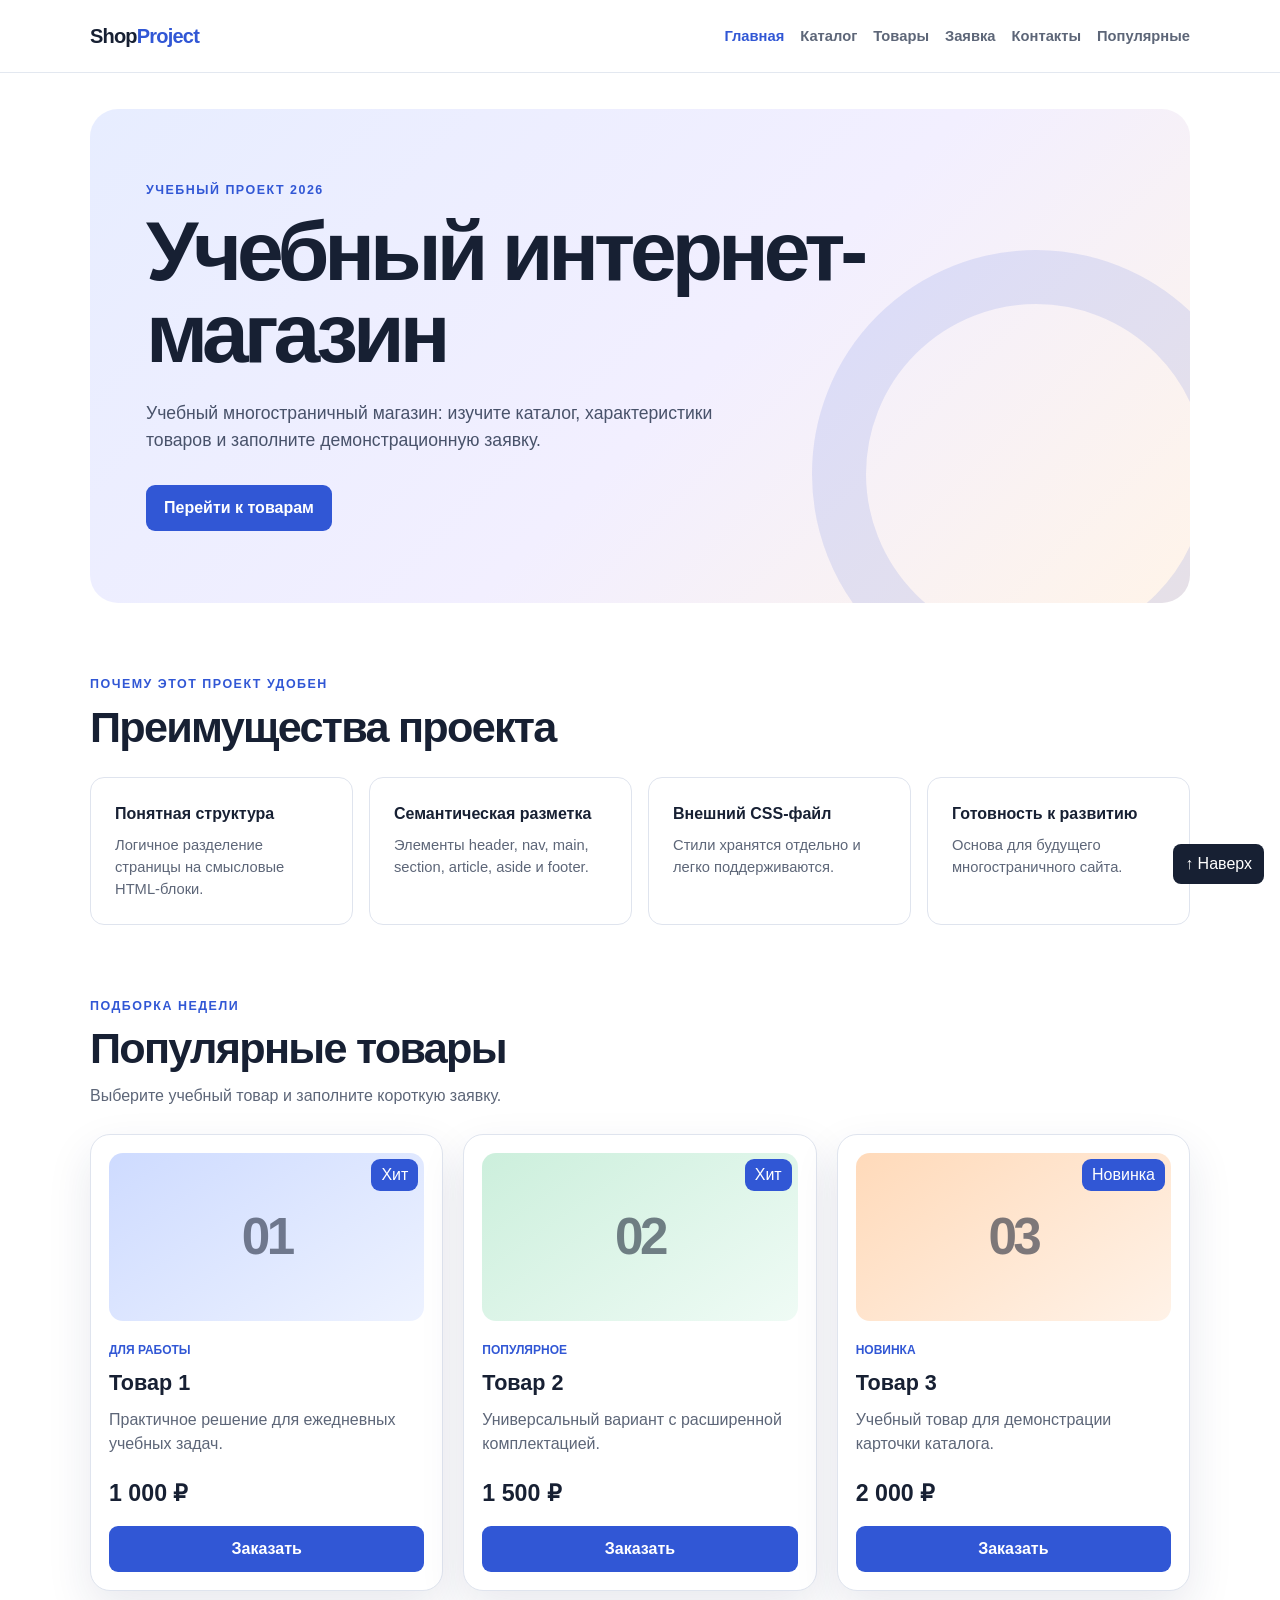
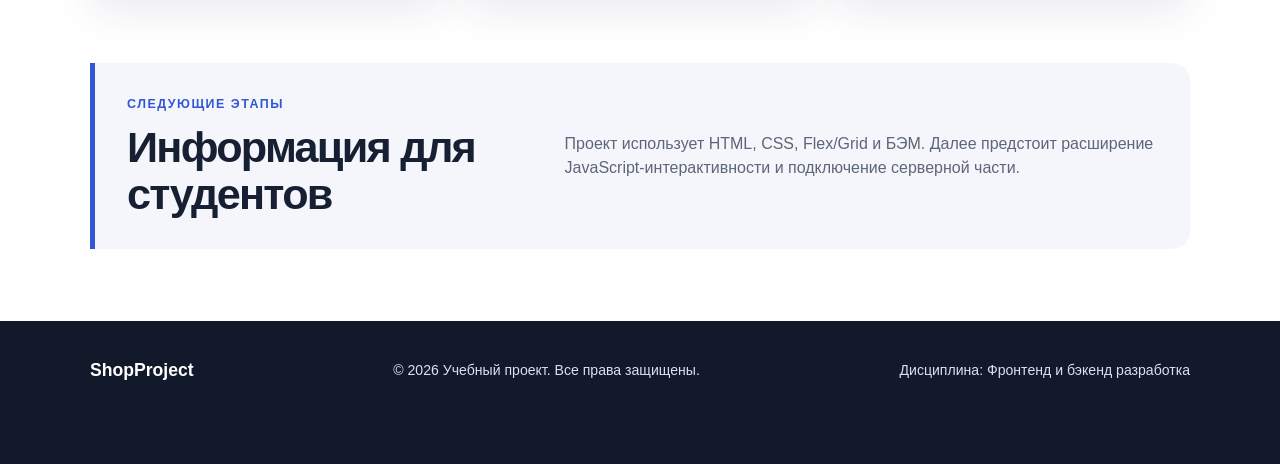
<file: index.html>
<!DOCTYPE html>
<html lang="ru">
  <head>
    <meta charset="UTF-8">
    <meta name="viewport" content="width=device-width, initial-scale=1.0">
    <meta name="description" content="Учебный интернет-магазин — практические работы по фронтенд- и бэкенд-разработке.">
    <meta property="og:title" content="ShopProject — учебный интернет-магазин">
    <meta property="og:description" content="Каталог учебных товаров и демонстрация современной HTML/CSS-вёрстки.">
    <meta property="og:type" content="website">
    <meta property="og:url" content="https://kefteme105.github.io/kr1-html-css-shop/">
    <title>Учебный интернет-магазин</title>
    <link rel="stylesheet" href="css/style.css">
    <script src="js/main.js" defer></script>
  </head>
  <body id="top">
    <header class="site-header">
      <div class="site-header__inner">
        <a class="site-header__logo" href="index.html" aria-label="ShopProject — главная страница">
        Shop<span class="site-header__accent">Project</span>
        </a>
        <nav class="site-nav" aria-label="Основная навигация">
          <ul class="site-nav__list">
            <li class="site-nav__item">
              <a class="site-nav__link site-nav__link--active" href="index.html" aria-current="page">Главная</a>
            </li>
            <li class="site-nav__item">
              <a class="site-nav__link" href="catalog.html">Каталог</a>
            </li>
            <li class="site-nav__item">
              <a class="site-nav__link" href="product.html">Товары</a>
            </li>
            <li class="site-nav__item">
              <a class="site-nav__link" href="order.html">Заявка</a>
            </li>
            <li class="site-nav__item">
              <a class="site-nav__link" href="contacts.html">Контакты</a>
            </li>
            <li class="site-nav__item">
              <a class="site-nav__link" href="index.html#popular">Популярные</a>
            </li>
          </ul>
        </nav>
      </div>
    </header>
    <main>
      <section class="hero" aria-labelledby="hero-title">
        <p class="hero__eyebrow">Учебный проект 2026</p>
        <h1 id="hero-title" class="hero__title">Учебный интернет-магазин</h1>
        <p class="hero__text">
        Учебный многостраничный магазин: изучите каталог, характеристики товаров
        и заполните демонстрационную заявку.
      </p>
        <a class="button" href="#popular">Перейти к товарам</a>
      </section>
      <section class="section" id="advantages" aria-labelledby="advantages-title">
        <div class="section__heading">
          <p class="section__eyebrow">Почему этот проект удобен</p>
          <h2 id="advantages-title" class="section__title">Преимущества проекта</h2>
        </div>
        <ul class="advantages-list">
          <li class="advantages-list__item">
            <strong class="advantages-list__title">Понятная структура</strong>
            <span class="advantages-list__text">Логичное разделение страницы на смысловые HTML-блоки.</span>
          </li>
          <li class="advantages-list__item">
            <strong class="advantages-list__title">Семантическая разметка</strong>
            <span class="advantages-list__text">Элементы header, nav, main, section, article, aside и footer.</span>
          </li>
          <li class="advantages-list__item">
            <strong class="advantages-list__title">Внешний CSS-файл</strong>
            <span class="advantages-list__text">Стили хранятся отдельно и легко поддерживаются.</span>
          </li>
          <li class="advantages-list__item">
            <strong class="advantages-list__title">Готовность к развитию</strong>
            <span class="advantages-list__text">Основа для будущего многостраничного сайта.</span>
          </li>
        </ul>
      </section>
      <section class="section" id="popular" aria-labelledby="popular-title">
        <div class="section__heading">
          <p class="section__eyebrow">Подборка недели</p>
          <h2 id="popular-title" class="section__title">Популярные товары</h2>
          <p class="section__description">Выберите учебный товар и заполните короткую заявку.</p>
        </div>
        <div class="products-grid">
          <article class="product-card">
            <span class="product-card__badge">Хит</span>
            <div class="product-card__visual product-card__visual--work" aria-hidden="true">01</div>
            <p class="product-card__tag">Для работы</p>
            <h3 class="product-card__title">
              <a href="product.html#product-1" class="product-card__link">Товар 1</a>
            </h3>
            <p class="product-card__description">Практичное решение для ежедневных учебных задач.</p>
            <p class="product-card__price">1 000 ₽</p>
            <button class="button product-card__button" type="button" data-product="Товар 1">
            Заказать
          </button>
          </article>
          <article class="product-card">
            <span class="product-card__badge">Хит</span>
            <div class="product-card__visual product-card__visual--popular" aria-hidden="true">02</div>
            <p class="product-card__tag">Популярное</p>
            <h3 class="product-card__title">
              <a href="product.html#product-2" class="product-card__link">Товар 2</a>
            </h3>
            <p class="product-card__description">Универсальный вариант с расширенной комплектацией.</p>
            <p class="product-card__price">1 500 ₽</p>
            <button class="button product-card__button" type="button" data-product="Товар 2">
            Заказать
          </button>
          </article>
          <article class="product-card">
            <span class="product-card__badge">Новинка</span>
            <div class="product-card__visual product-card__visual--new" aria-hidden="true">03</div>
            <p class="product-card__tag">Новинка</p>
            <h3 class="product-card__title">
              <a href="product.html#product-3" class="product-card__link">Товар 3</a>
            </h3>
            <p class="product-card__description">Учебный товар для демонстрации карточки каталога.</p>
            <p class="product-card__price">2 000 ₽</p>
            <button class="button product-card__button" type="button" data-product="Товар 3">
            Заказать
          </button>
          </article>
        </div>
      </section>
      <aside class="aside-info" aria-labelledby="student-info-title">
        <div>
          <p class="section__eyebrow">Следующие этапы</p>
          <h2 id="student-info-title" class="aside-info__title">Информация для студентов</h2>
        </div>
        <p class="aside-info__text">
        Проект использует HTML, CSS, Flex/Grid и БЭМ. Далее предстоит расширение
        JavaScript-интерактивности и подключение серверной части.
      </p>
      </aside>
    </main>
    <footer id="contacts" class="site-footer">
      <div class="site-footer__inner">
        <p class="site-footer__text">
          <strong class="site-footer__brand">ShopProject</strong>
        </p>
        <p class="site-footer__text">© 2026 Учебный проект. Все права защищены.</p>
        <p class="site-footer__text">Дисциплина: Фронтенд и бэкенд разработка</p>
      </div>
    </footer>
    <dialog class="order-dialog" id="order-dialog" aria-labelledby="order-dialog-title">
      <div class="order-dialog__header">
        <div>
          <p class="section__eyebrow">Новая заявка</p>
          <h2 id="order-dialog-title" class="order-dialog__title">Оформление заявки</h2>
        </div>
        <button class="icon-button" type="button" id="close-order-dialog" aria-label="Закрыть окно">×</button>
      </div>
      <form class="order-form" id="order-form" action="#" method="post" novalidate>
        <input id="selected-product" name="selected-product" type="hidden">
        <div class="order-form__field">
          <label for="order-name" class="order-form__label">Имя</label>
          <input id="order-name" name="name" type="text" placeholder="Введите ваше имя" minlength="2" autocomplete="given-name" required class="order-form__input">
        </div>
        <div class="order-form__grid">
          <div class="order-form__field">
            <label for="order-email" class="order-form__label">E-mail</label>
            <input id="order-email" name="email" type="email" placeholder="example@mail.ru" autocomplete="email" required class="order-form__input">
          </div>
          <div class="order-form__field">
            <label for="order-phone" class="order-form__label">Телефон</label>
            <input id="order-phone" name="phone" type="tel" inputmode="tel" placeholder="+7 (900) 000-00-00" pattern="^\+7 \(\d{3}\) \d{3}-\d{2}-\d{2}$" autocomplete="tel" required class="order-form__input">
            <small class="order-form__hint">Формат: +7 (900) 000-00-00</small>
          </div>
        </div>
        <div class="order-form__grid">
          <div class="order-form__field">
            <label for="order-date" class="order-form__label">Дата связи</label>
            <input id="order-date" name="date" type="date" class="order-form__input">
          </div>
          <div class="order-form__field">
            <label for="order-topic" class="order-form__label">Тема заявки</label>
            <select id="order-topic" name="topic" required class="order-form__select">
              <option value="">Выберите тему</option>
              <option value="product">Заказ товара</option>
              <option value="consultation">Консультация</option>
              <option value="delivery">Доставка</option>
            </select>
          </div>
        </div>
        <div class="order-form__field">
          <label for="order-comment" class="order-form__label">Комментарий</label>
          <textarea id="order-comment" name="comment" rows="4" placeholder="Укажите дополнительную информацию" class="order-form__textarea"></textarea>
        </div>
        <div class="order-form__field order-form__field--checkbox">
          <label class="order-form__label order-form__label--checkbox">
            <input id="order-agreement" name="agreement" type="checkbox" required class="order-form__input order-form__input--checkbox">
            <span>Я согласен на обработку данных</span>
          </label>
        </div>
        <div class="order-form__actions">
          <button class="button button--secondary" type="button" id="cancel-order-dialog">Закрыть</button>
          <button class="button" type="submit">Отправить заявку</button>
        </div>
      </form>
    </dialog>
    <p class="success-message" id="success-message" role="status" hidden>Заявка проверена. Это демонстрация, данные не отправлены.</p>
    <a class="back-to-top" href="#top" aria-label="Вернуться наверх">↑ Наверх</a>
  </body>
</html>
</file>
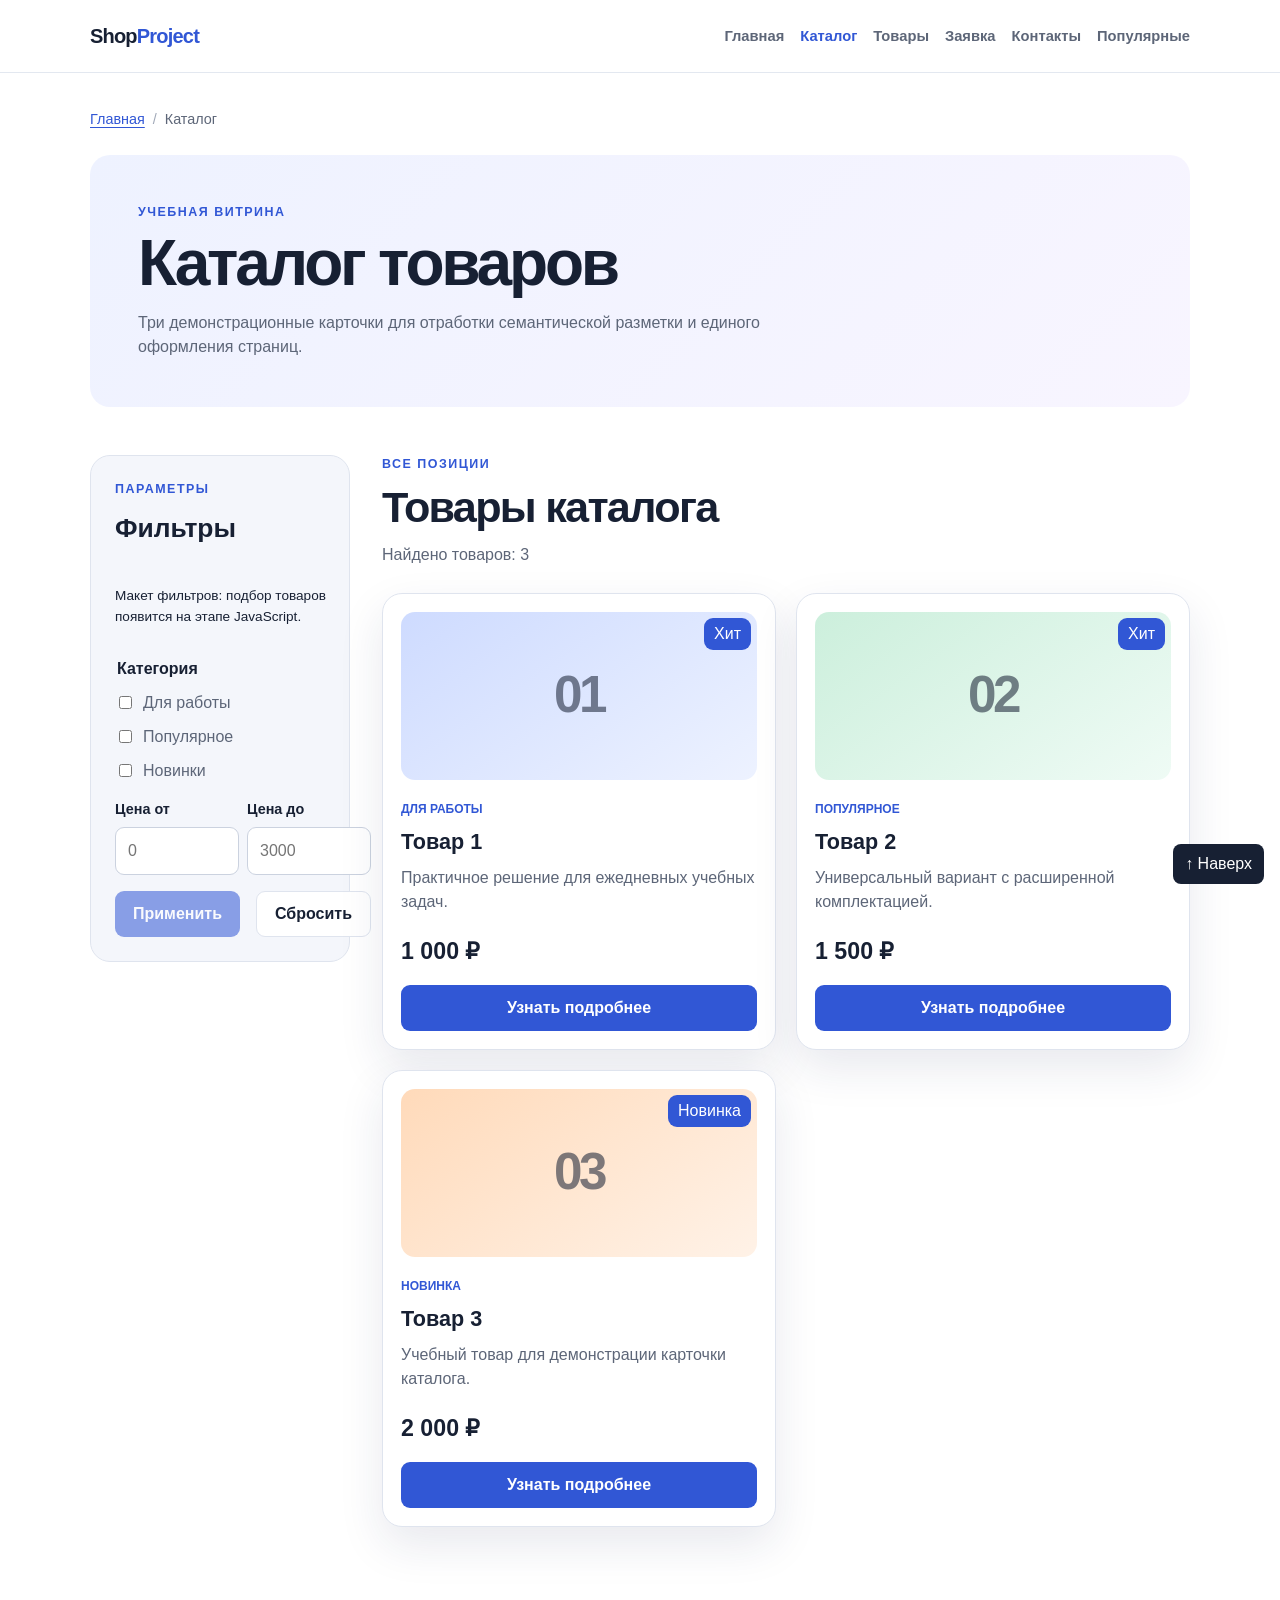
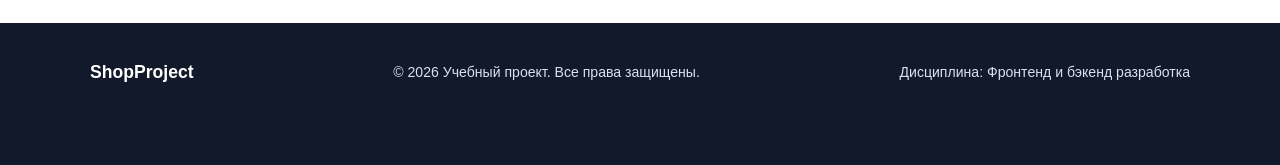
<file: catalog.html>
<!DOCTYPE html>
<html lang="ru">
  <head>
    <meta charset="UTF-8">
    <meta name="viewport" content="width=device-width, initial-scale=1.0">
    <meta name="description" content="Каталог учебных товаров ShopProject с краткими описаниями и ценами.">
    <meta property="og:title" content="Каталог — ShopProject">
    <meta property="og:description" content="Подборка товаров учебного интернет-магазина ShopProject.">
    <meta property="og:type" content="website">
    <meta property="og:url" content="https://kefteme105.github.io/kr1-html-css-shop/catalog.html">
    <title>Каталог товаров — ShopProject</title>
    <link rel="stylesheet" href="css/style.css">
  </head>
  <body id="top">
    <header class="site-header">
      <div class="site-header__inner">
        <a class="site-header__logo" href="index.html" aria-label="ShopProject — главная страница">
        Shop<span class="site-header__accent">Project</span>
        </a>
        <nav class="site-nav" aria-label="Основная навигация">
          <ul class="site-nav__list">
            <li class="site-nav__item">
              <a class="site-nav__link" href="index.html">Главная</a>
            </li>
            <li class="site-nav__item">
              <a class="site-nav__link site-nav__link--active" href="catalog.html" aria-current="page">Каталог</a>
            </li>
            <li class="site-nav__item">
              <a class="site-nav__link" href="product.html">Товары</a>
            </li>
            <li class="site-nav__item">
              <a class="site-nav__link" href="order.html">Заявка</a>
            </li>
            <li class="site-nav__item">
              <a class="site-nav__link" href="contacts.html">Контакты</a>
            </li>
            <li class="site-nav__item">
              <a class="site-nav__link" href="index.html#popular">Популярные</a>
            </li>
          </ul>
        </nav>
      </div>
    </header>
    <main>
      <nav class="breadcrumbs" aria-label="Хлебные крошки">
        <ol class="breadcrumbs__list">
          <li class="breadcrumbs__item">
            <a href="index.html" class="breadcrumbs__link">Главная</a>
          </li>
          <li aria-current="page" class="breadcrumbs__item">Каталог</li>
        </ol>
      </nav>
      <section class="inner-hero" aria-labelledby="catalog-title">
        <p class="section__eyebrow">Учебная витрина</p>
        <h1 id="catalog-title" class="inner-hero__title">Каталог товаров</h1>
        <p class="inner-hero__text">Три демонстрационные карточки для отработки семантической разметки и единого оформления страниц.</p>
      </section>
      <div class="section catalog-layout">
        <aside class="catalog-filters" aria-labelledby="filters-title">
          <p class="section__eyebrow">Параметры</p>
          <h2 id="filters-title" class="catalog-filters__title">Фильтры</h2>
          <form class="filter-form" action="catalog.html" method="get">
            <p class="filter-form__note">Макет фильтров: подбор товаров появится на этапе JavaScript.</p>
            <fieldset class="filter-form__group">
              <legend class="filter-form__legend">Категория</legend>
              <label class="filter-form__label">
                <input type="checkbox" name="category" value="work"> Для работы</label>
              <label class="filter-form__label">
                <input type="checkbox" name="category" value="popular"> Популярное</label>
              <label class="filter-form__label">
                <input type="checkbox" name="category" value="new"> Новинки</label>
            </fieldset>
            <div class="filter-form__prices">
              <div class="order-form__field order-form__field--price">
                <label for="price-from" class="order-form__label">Цена от</label>
                <input id="price-from" name="price-from" type="number" min="0" step="100" placeholder="0" class="order-form__input">
              </div>
              <div class="order-form__field order-form__field--price">
                <label for="price-to" class="order-form__label">Цена до</label>
                <input id="price-to" name="price-to" type="number" min="0" step="100" placeholder="3000" class="order-form__input">
              </div>
            </div>
            <button class="button" type="submit" disabled>Применить</button>
            <a class="button button--secondary" href="catalog.html">Сбросить</a>
          </form>
        </aside>
        <section class="catalog-products" aria-labelledby="products-title">
          <div class="section__heading">
            <p class="section__eyebrow">Все позиции</p>
            <h2 id="products-title" class="section__title">Товары каталога</h2>
            <p class="section__description">Найдено товаров: 3</p>
          </div>
          <div class="products-grid products-grid--catalog">
            <article class="product-card">
              <span class="product-card__badge">Хит</span>
              <div class="product-card__visual product-card__visual--work" aria-hidden="true">01</div>
              <p class="product-card__tag">Для работы</p>
              <h2 class="product-card__title">
                <a href="product.html#product-1" class="product-card__link">Товар 1</a>
              </h2>
              <p class="product-card__description">Практичное решение для ежедневных учебных задач.</p>
              <p class="product-card__price">1 000 ₽</p>
              <a class="button product-card__button" href="product.html#product-1">Узнать подробнее</a>
            </article>
            <article class="product-card">
              <span class="product-card__badge">Хит</span>
              <div class="product-card__visual product-card__visual--popular" aria-hidden="true">02</div>
              <p class="product-card__tag">Популярное</p>
              <h2 class="product-card__title">
                <a href="product.html#product-2" class="product-card__link">Товар 2</a>
              </h2>
              <p class="product-card__description">Универсальный вариант с расширенной комплектацией.</p>
              <p class="product-card__price">1 500 ₽</p>
              <a class="button product-card__button" href="product.html#product-2">Узнать подробнее</a>
            </article>
            <article class="product-card">
              <span class="product-card__badge">Новинка</span>
              <div class="product-card__visual product-card__visual--new" aria-hidden="true">03</div>
              <p class="product-card__tag">Новинка</p>
              <h2 class="product-card__title">
                <a href="product.html#product-3" class="product-card__link">Товар 3</a>
              </h2>
              <p class="product-card__description">Учебный товар для демонстрации карточки каталога.</p>
              <p class="product-card__price">2 000 ₽</p>
              <a class="button product-card__button" href="product.html#product-3">Узнать подробнее</a>
            </article>
          </div>
        </section>
      </div>
    </main>
    <footer class="site-footer">
      <div class="site-footer__inner">
        <p class="site-footer__text">
          <strong class="site-footer__brand">ShopProject</strong>
        </p>
        <p class="site-footer__text">© 2026 Учебный проект. Все права защищены.</p>
        <p class="site-footer__text">Дисциплина: Фронтенд и бэкенд разработка</p>
      </div>
    </footer>
    <a class="back-to-top" href="#top" aria-label="Вернуться наверх">↑ Наверх</a>
  </body>
</html>
</file>
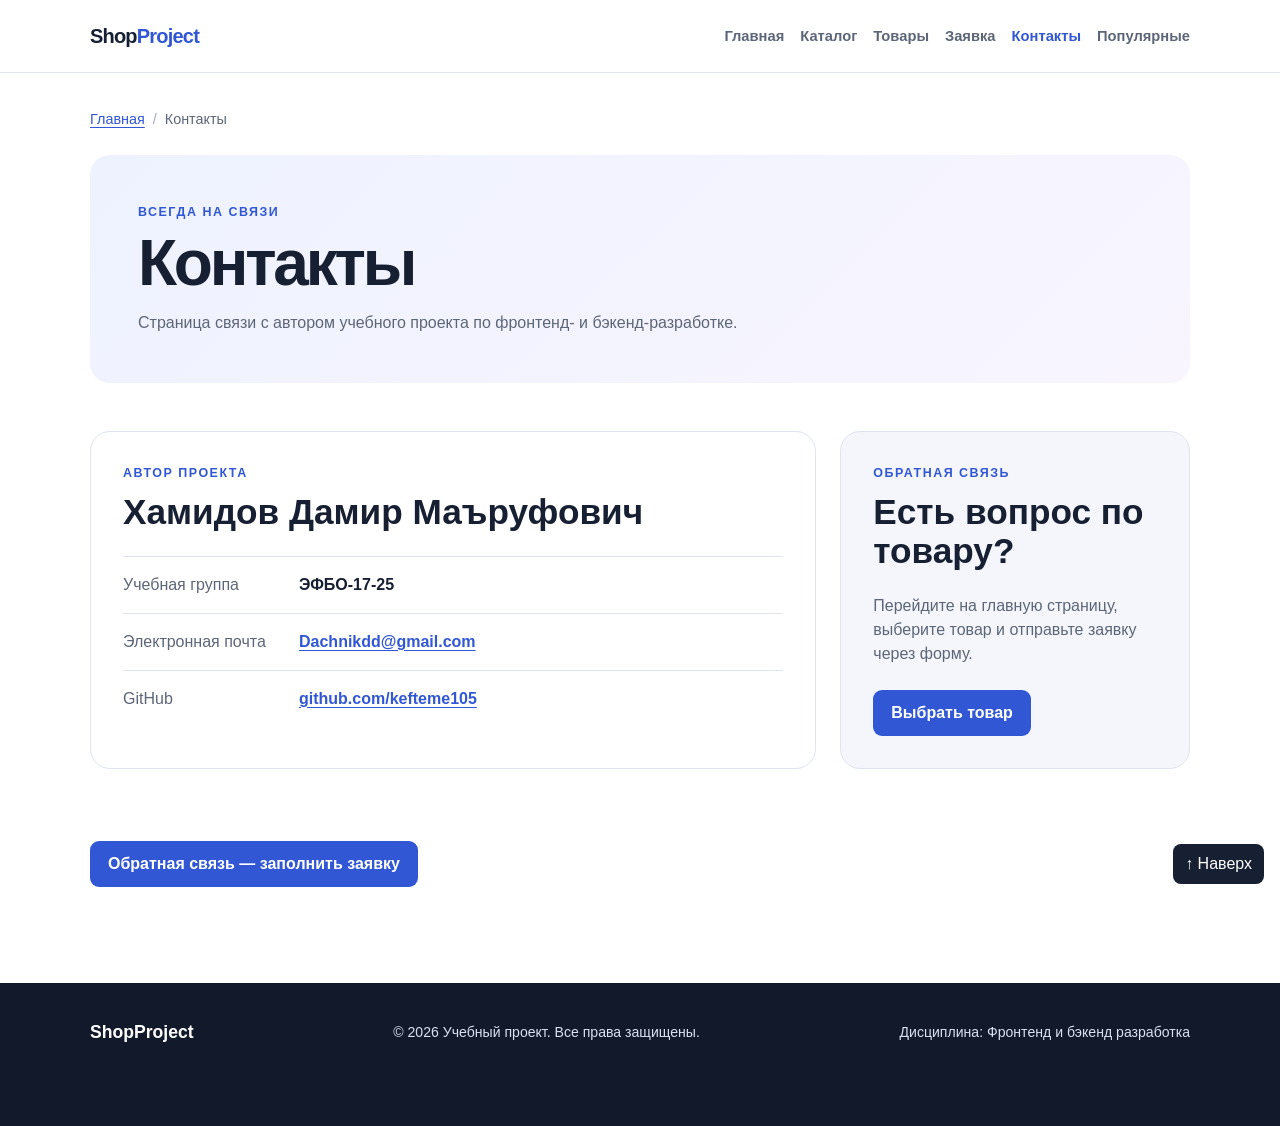
<file: contacts.html>
<!DOCTYPE html>
<html lang="ru">
  <head>
    <meta charset="UTF-8">
    <meta name="viewport" content="width=device-width, initial-scale=1.0">
    <meta name="description" content="Контакты учебного интернет-магазина ShopProject и сведения об авторе проекта.">
    <meta property="og:title" content="Контакты — ShopProject">
    <meta property="og:description" content="Связь с автором учебного проекта ShopProject.">
    <meta property="og:type" content="website">
    <meta property="og:url" content="https://kefteme105.github.io/kr1-html-css-shop/contacts.html">
    <title>Контакты — ShopProject</title>
    <link rel="stylesheet" href="css/style.css">
  </head>
  <body id="top">
    <header class="site-header">
      <div class="site-header__inner">
        <a class="site-header__logo" href="index.html" aria-label="ShopProject — главная страница">
        Shop<span class="site-header__accent">Project</span>
        </a>
        <nav class="site-nav" aria-label="Основная навигация">
          <ul class="site-nav__list">
            <li class="site-nav__item">
              <a class="site-nav__link" href="index.html">Главная</a>
            </li>
            <li class="site-nav__item">
              <a class="site-nav__link" href="catalog.html">Каталог</a>
            </li>
            <li class="site-nav__item">
              <a class="site-nav__link" href="product.html">Товары</a>
            </li>
            <li class="site-nav__item">
              <a class="site-nav__link" href="order.html">Заявка</a>
            </li>
            <li class="site-nav__item">
              <a class="site-nav__link site-nav__link--active" href="contacts.html" aria-current="page">Контакты</a>
            </li>
            <li class="site-nav__item">
              <a class="site-nav__link" href="index.html#popular">Популярные</a>
            </li>
          </ul>
        </nav>
      </div>
    </header>
    <main>
      <nav class="breadcrumbs" aria-label="Хлебные крошки">
        <ol class="breadcrumbs__list">
          <li class="breadcrumbs__item">
            <a href="index.html" class="breadcrumbs__link">Главная</a>
          </li>
          <li aria-current="page" class="breadcrumbs__item">Контакты</li>
        </ol>
      </nav>
      <section class="inner-hero" aria-labelledby="contacts-title">
        <p class="section__eyebrow">Всегда на связи</p>
        <h1 id="contacts-title" class="inner-hero__title">Контакты</h1>
        <p class="inner-hero__text">Страница связи с автором учебного проекта по фронтенд- и бэкенд-разработке.</p>
      </section>
      <section class="section contact-layout" aria-label="Контактная информация">
        <article class="contact-card">
          <p class="section__eyebrow">Автор проекта</p>
          <h2 class="contact-card__title">Хамидов Дамир Маъруфович</h2>
          <dl class="contact-list">
            <div class="contact-list__row">
              <dt class="contact-list__term">Учебная группа</dt>
              <dd class="contact-list__value">ЭФБО-17-25</dd>
            </div>
            <div class="contact-list__row">
              <dt class="contact-list__term">Электронная почта</dt>
              <dd class="contact-list__value">
                <a href="mailto:Dachnikdd@gmail.com" class="contact-list__link">Dachnikdd@gmail.com</a>
              </dd>
            </div>
            <div class="contact-list__row">
              <dt class="contact-list__term">GitHub</dt>
              <dd class="contact-list__value">
                <a href="https://github.com/kefteme105" class="contact-list__link">github.com/kefteme105</a>
              </dd>
            </div>
          </dl>
        </article>
        <aside class="contact-note">
          <p class="section__eyebrow">Обратная связь</p>
          <h2 class="contact-note__title">Есть вопрос по товару?</h2>
          <p class="contact-note__text">Перейдите на главную страницу, выберите товар и отправьте заявку через форму.</p>
          <a class="button" href="index.html#popular">Выбрать товар</a>
        </aside>
      </section>
      <p class="section">
        <a class="button" href="order.html">Обратная связь — заполнить заявку</a>
      </p>
    </main>
    <footer class="site-footer">
      <div class="site-footer__inner">
        <p class="site-footer__text">
          <strong class="site-footer__brand">ShopProject</strong>
        </p>
        <p class="site-footer__text">© 2026 Учебный проект. Все права защищены.</p>
        <p class="site-footer__text">Дисциплина: Фронтенд и бэкенд разработка</p>
      </div>
    </footer>
    <a class="back-to-top" href="#top" aria-label="Вернуться наверх">↑ Наверх</a>
  </body>
</html>
</file>
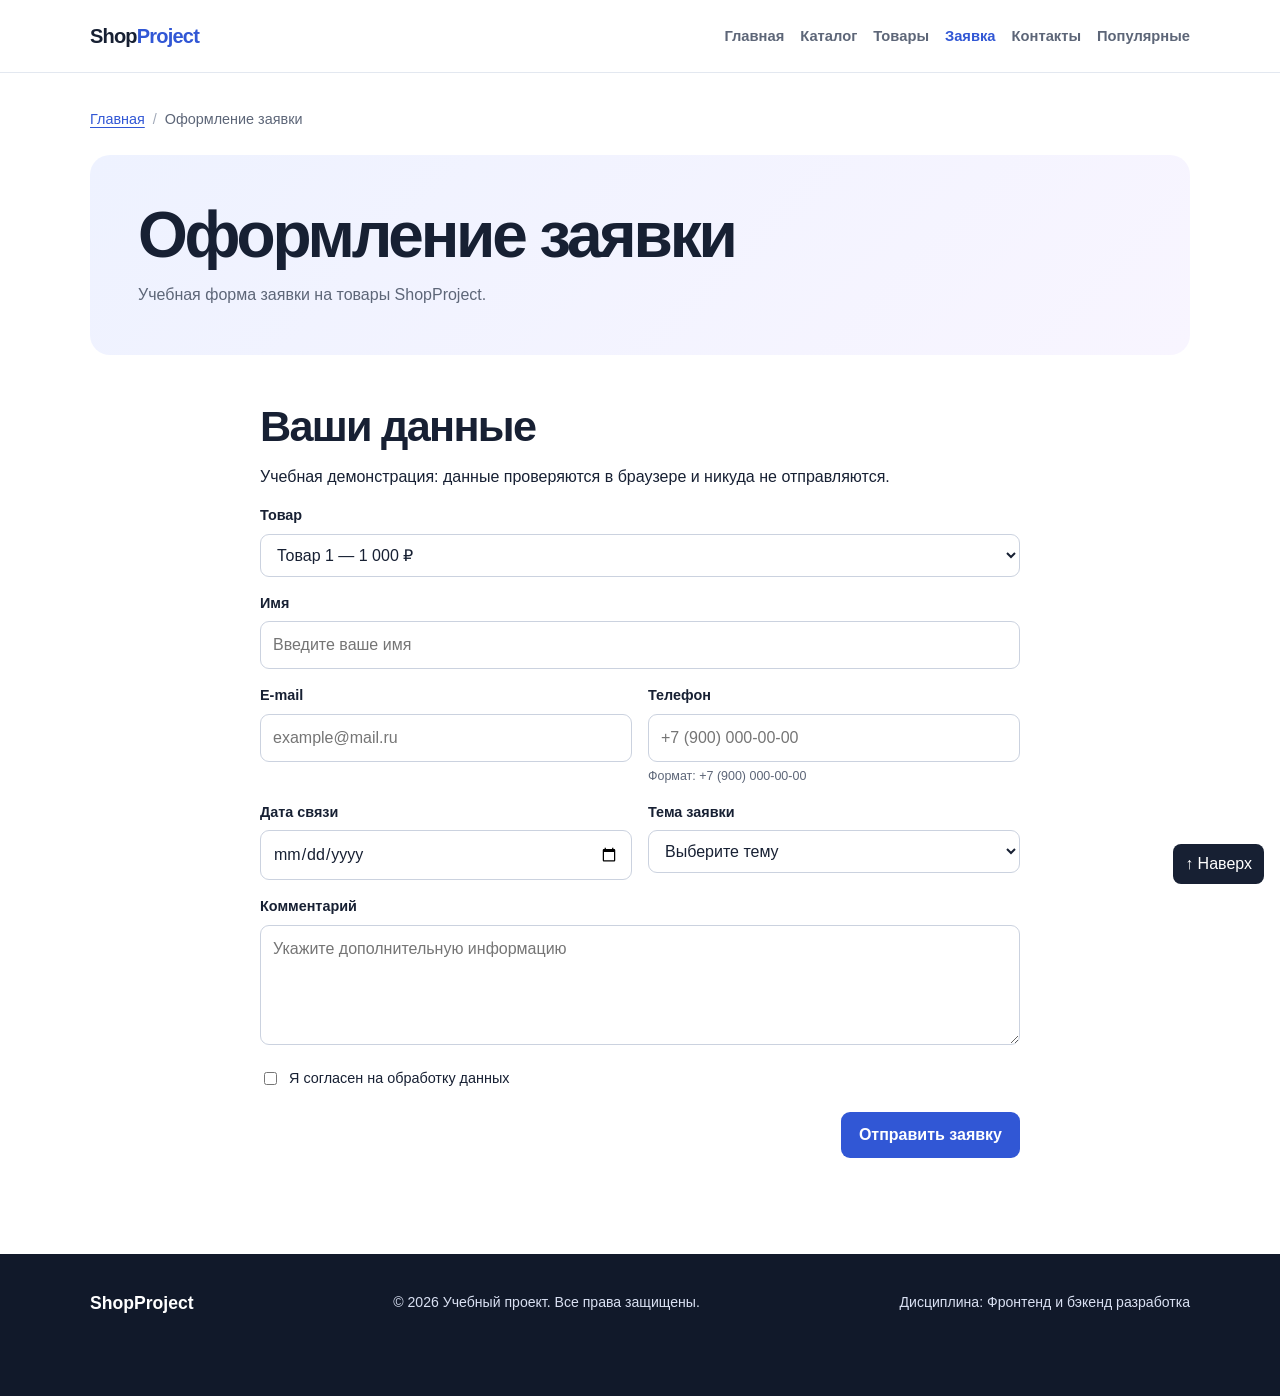
<file: order.html>
<!DOCTYPE html>
<html lang="ru">
  <head>
    <meta charset="UTF-8">
    <meta name="viewport" content="width=device-width, initial-scale=1.0">
    <meta name="description" content="Учебная форма заявки на товары ShopProject.">
    <title>Оформление заявки — ShopProject</title>
    <link rel="stylesheet" href="css/style.css">
    <script src="js/main.js" defer></script>
  </head>
  <body id="top">
    <header class="site-header">
      <div class="site-header__inner">
        <a class="site-header__logo" href="index.html" aria-label="ShopProject — главная страница">
        Shop<span class="site-header__accent">Project</span>
        </a>
        <nav class="site-nav" aria-label="Основная навигация">
          <ul class="site-nav__list">
            <li class="site-nav__item">
              <a class="site-nav__link" href="index.html">Главная</a>
            </li>
            <li class="site-nav__item">
              <a class="site-nav__link" href="catalog.html">Каталог</a>
            </li>
            <li class="site-nav__item">
              <a class="site-nav__link" href="product.html">Товары</a>
            </li>
            <li class="site-nav__item">
              <a class="site-nav__link site-nav__link--active" href="order.html" aria-current="page">Заявка</a>
            </li>
            <li class="site-nav__item">
              <a class="site-nav__link" href="contacts.html">Контакты</a>
            </li>
            <li class="site-nav__item">
              <a class="site-nav__link" href="index.html#popular">Популярные</a>
            </li>
          </ul>
        </nav>
      </div>
    </header>
    <main>
      <nav class="breadcrumbs" aria-label="Хлебные крошки">
        <ol class="breadcrumbs__list">
          <li class="breadcrumbs__item">
            <a class="breadcrumbs__link" href="index.html">Главная</a>
          </li>
          <li class="breadcrumbs__item" aria-current="page">Оформление заявки</li>
        </ol>
      </nav>
      <section class="inner-hero">
        <h1 class="inner-hero__title">Оформление заявки</h1>
        <p class="inner-hero__text">Учебная форма заявки на товары ShopProject.</p>
      </section>
      <section class="section order-page" aria-labelledby="form-title">
        <h2 class="section__title" id="form-title">Ваши данные</h2>
        <p>Учебная демонстрация: данные проверяются в браузере и никуда не отправляются.</p>
        <form class="order-form" id="page-order-form" action="#" method="post" novalidate>
          <div class="order-form__field">
            <label class="order-form__label" for="page-product">Товар</label>
            <select class="order-form__select" id="page-product" name="selected-product" required>
              <option value="Товар 1">Товар 1 — 1 000 ₽</option>
              <option value="Товар 2">Товар 2 — 1 500 ₽</option>
              <option value="Товар 3">Товар 3 — 2 000 ₽</option>
            </select>
          </div>
          <div class="order-form__field">
            <label for="page-order-name" class="order-form__label">Имя</label>
            <input id="page-order-name" name="name" type="text" placeholder="Введите ваше имя" minlength="2" autocomplete="given-name" required class="order-form__input">
          </div>
          <div class="order-form__grid">
            <div class="order-form__field">
              <label for="page-order-email" class="order-form__label">E-mail</label>
              <input id="page-order-email" name="email" type="email" placeholder="example@mail.ru" autocomplete="email" required class="order-form__input">
            </div>
            <div class="order-form__field">
              <label for="page-order-phone" class="order-form__label">Телефон</label>
              <input id="page-order-phone" name="phone" type="tel" inputmode="tel" placeholder="+7 (900) 000-00-00" pattern="^\+7 \(\d{3}\) \d{3}-\d{2}-\d{2}$" autocomplete="tel" required class="order-form__input">
              <small class="order-form__hint">Формат: +7 (900) 000-00-00</small>
            </div>
          </div>
          <div class="order-form__grid">
            <div class="order-form__field">
              <label for="page-order-date" class="order-form__label">Дата связи</label>
              <input id="page-order-date" name="date" type="date" class="order-form__input">
            </div>
            <div class="order-form__field">
              <label for="page-order-topic" class="order-form__label">Тема заявки</label>
              <select id="page-order-topic" name="topic" required class="order-form__select">
                <option value="">Выберите тему</option>
                <option value="product">Заказ товара</option>
                <option value="consultation">Консультация</option>
                <option value="delivery">Доставка</option>
              </select>
            </div>
          </div>
          <div class="order-form__field">
            <label for="page-order-comment" class="order-form__label">Комментарий</label>
            <textarea id="page-order-comment" name="comment" rows="4" placeholder="Укажите дополнительную информацию" class="order-form__textarea"></textarea>
          </div>
          <div class="order-form__field order-form__field--checkbox">
            <label class="order-form__label order-form__label--checkbox">
              <input id="page-order-agreement" name="agreement" type="checkbox" required class="order-form__input order-form__input--checkbox">
              <span>Я согласен на обработку данных</span>
            </label>
          </div>
          <div class="order-form__actions">
            <button class="button" type="submit">Отправить заявку</button>
          </div>
        </form>
        <p id="page-success-message" class="order-page__success" role="status" hidden>Заявка проверена. Это демонстрация, данные не отправлены.</p>
      </section>
    </main>
    <footer id="contacts" class="site-footer">
      <div class="site-footer__inner">
        <p class="site-footer__text">
          <strong class="site-footer__brand">ShopProject</strong>
        </p>
        <p class="site-footer__text">© 2026 Учебный проект. Все права защищены.</p>
        <p class="site-footer__text">Дисциплина: Фронтенд и бэкенд разработка</p>
      </div>
    </footer>
    <a class="back-to-top" href="#top" aria-label="Вернуться наверх">↑ Наверх</a>
  </body>
</html>
</file>
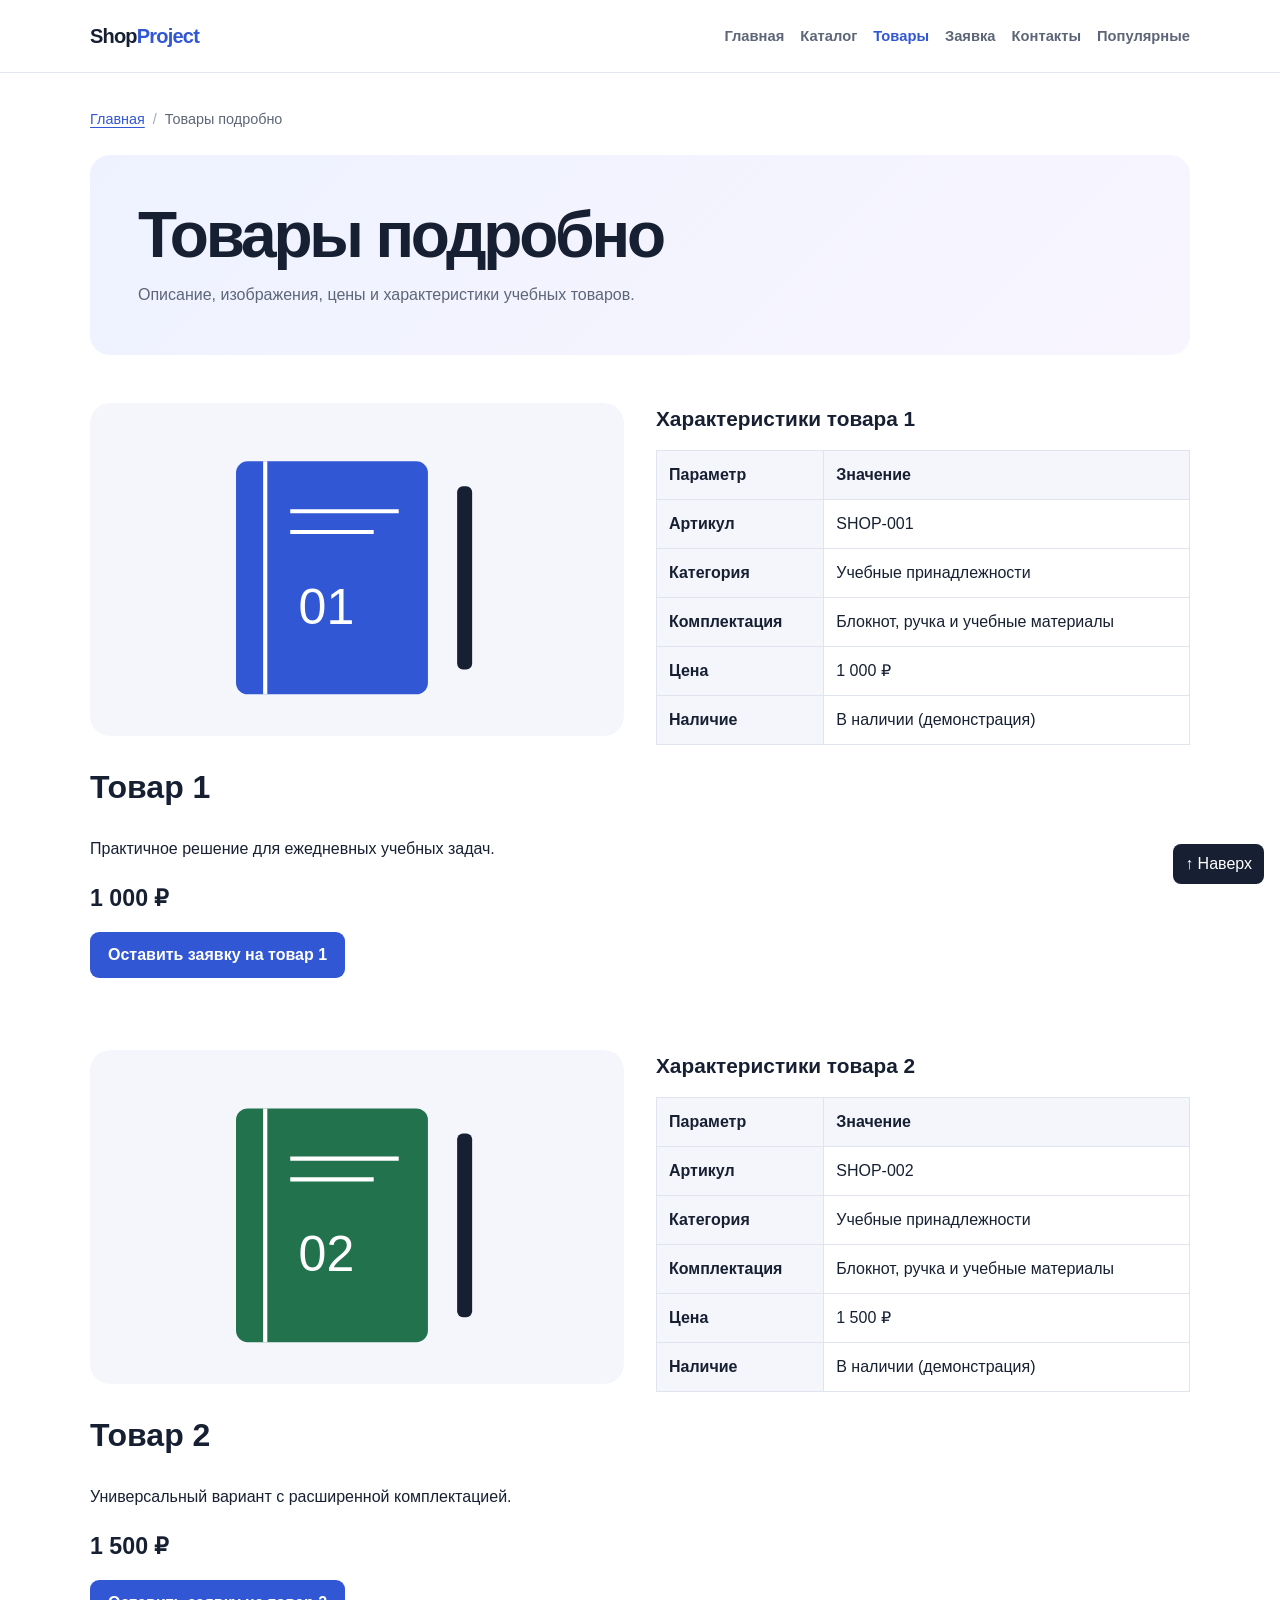
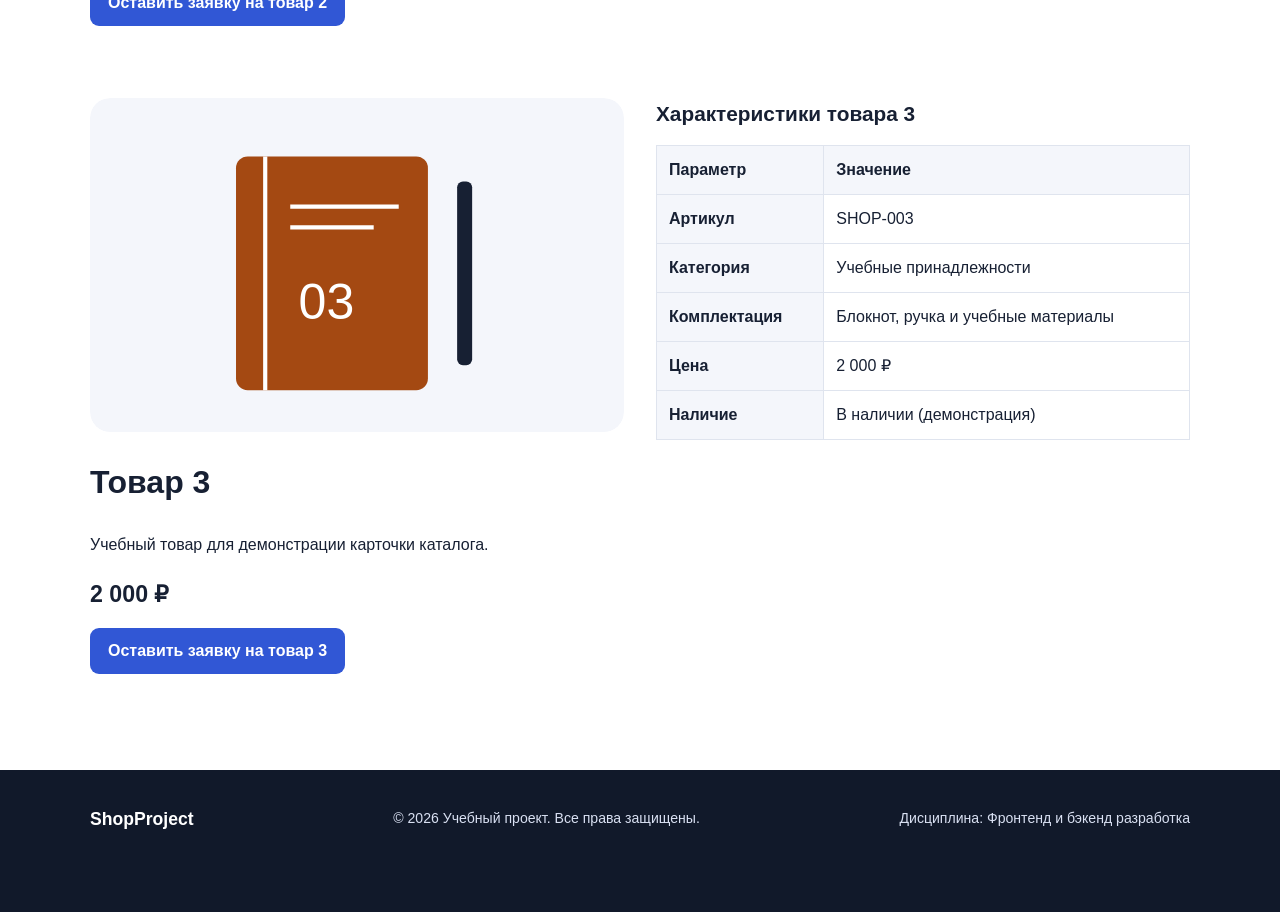
<file: product.html>
<!DOCTYPE html>
<html lang="ru">
  <head>
    <meta charset="UTF-8">
    <meta name="viewport" content="width=device-width, initial-scale=1.0">
    <meta name="description" content="Описание, изображения, цены и характеристики учебных товаров.">
    <title>Товары подробно — ShopProject</title>
    <link rel="stylesheet" href="css/style.css">
    <script src="js/main.js" defer></script>
  </head>
  <body id="top">
    <header class="site-header">
      <div class="site-header__inner">
        <a class="site-header__logo" href="index.html" aria-label="ShopProject — главная страница">
        Shop<span class="site-header__accent">Project</span>
        </a>
        <nav class="site-nav" aria-label="Основная навигация">
          <ul class="site-nav__list">
            <li class="site-nav__item">
              <a class="site-nav__link" href="index.html">Главная</a>
            </li>
            <li class="site-nav__item">
              <a class="site-nav__link" href="catalog.html">Каталог</a>
            </li>
            <li class="site-nav__item">
              <a class="site-nav__link site-nav__link--active" href="product.html" aria-current="page">Товары</a>
            </li>
            <li class="site-nav__item">
              <a class="site-nav__link" href="order.html">Заявка</a>
            </li>
            <li class="site-nav__item">
              <a class="site-nav__link" href="contacts.html">Контакты</a>
            </li>
            <li class="site-nav__item">
              <a class="site-nav__link" href="index.html#popular">Популярные</a>
            </li>
          </ul>
        </nav>
      </div>
    </header>
    <main>
      <nav class="breadcrumbs" aria-label="Хлебные крошки">
        <ol class="breadcrumbs__list">
          <li class="breadcrumbs__item">
            <a class="breadcrumbs__link" href="index.html">Главная</a>
          </li>
          <li class="breadcrumbs__item" aria-current="page">Товары подробно</li>
        </ol>
      </nav>
      <section class="inner-hero">
        <h1 class="inner-hero__title">Товары подробно</h1>
        <p class="inner-hero__text">Описание, изображения, цены и характеристики учебных товаров.</p>
      </section>
      <article class="section product-detail" id="product-1">
        <div>
          <img class="product-detail__image" src="images/product-1.svg" width="640" height="400" alt="Учебный товар 1: набор блокнотов">
          <h2 class="product-detail__title">Товар 1</h2>
          <p>Практичное решение для ежедневных учебных задач.</p>
          <p class="product-card__price">1 000 ₽</p>
          <a class="button" href="order.html?product=1">Оставить заявку на товар 1</a>
        </div>
        <div class="table-wrapper" tabindex="0" role="region" aria-label="Характеристики товара 1">
          <table class="product-table">
            <caption>Характеристики товара 1</caption>
            <thead>
              <tr>
                <th scope="col">Параметр</th>
                <th scope="col">Значение</th>
              </tr>
            </thead>
            <tbody>
              <tr>
                <th scope="row">Артикул</th>
                <td>SHOP-001</td>
              </tr>
              <tr>
                <th scope="row">Категория</th>
                <td>Учебные принадлежности</td>
              </tr>
              <tr>
                <th scope="row">Комплектация</th>
                <td>Блокнот, ручка и учебные материалы</td>
              </tr>
              <tr>
                <th scope="row">Цена</th>
                <td>1 000 ₽</td>
              </tr>
              <tr>
                <th scope="row">Наличие</th>
                <td>В наличии (демонстрация)</td>
              </tr>
            </tbody>
          </table>
        </div>
      </article>
      <article class="section product-detail" id="product-2">
        <div>
          <img class="product-detail__image" src="images/product-2.svg" width="640" height="400" alt="Учебный товар 2: набор блокнотов">
          <h2 class="product-detail__title">Товар 2</h2>
          <p>Универсальный вариант с расширенной комплектацией.</p>
          <p class="product-card__price">1 500 ₽</p>
          <a class="button" href="order.html?product=2">Оставить заявку на товар 2</a>
        </div>
        <div class="table-wrapper" tabindex="0" role="region" aria-label="Характеристики товара 2">
          <table class="product-table">
            <caption>Характеристики товара 2</caption>
            <thead>
              <tr>
                <th scope="col">Параметр</th>
                <th scope="col">Значение</th>
              </tr>
            </thead>
            <tbody>
              <tr>
                <th scope="row">Артикул</th>
                <td>SHOP-002</td>
              </tr>
              <tr>
                <th scope="row">Категория</th>
                <td>Учебные принадлежности</td>
              </tr>
              <tr>
                <th scope="row">Комплектация</th>
                <td>Блокнот, ручка и учебные материалы</td>
              </tr>
              <tr>
                <th scope="row">Цена</th>
                <td>1 500 ₽</td>
              </tr>
              <tr>
                <th scope="row">Наличие</th>
                <td>В наличии (демонстрация)</td>
              </tr>
            </tbody>
          </table>
        </div>
      </article>
      <article class="section product-detail" id="product-3">
        <div>
          <img class="product-detail__image" src="images/product-3.svg" width="640" height="400" alt="Учебный товар 3: набор блокнотов">
          <h2 class="product-detail__title">Товар 3</h2>
          <p>Учебный товар для демонстрации карточки каталога.</p>
          <p class="product-card__price">2 000 ₽</p>
          <a class="button" href="order.html?product=3">Оставить заявку на товар 3</a>
        </div>
        <div class="table-wrapper" tabindex="0" role="region" aria-label="Характеристики товара 3">
          <table class="product-table">
            <caption>Характеристики товара 3</caption>
            <thead>
              <tr>
                <th scope="col">Параметр</th>
                <th scope="col">Значение</th>
              </tr>
            </thead>
            <tbody>
              <tr>
                <th scope="row">Артикул</th>
                <td>SHOP-003</td>
              </tr>
              <tr>
                <th scope="row">Категория</th>
                <td>Учебные принадлежности</td>
              </tr>
              <tr>
                <th scope="row">Комплектация</th>
                <td>Блокнот, ручка и учебные материалы</td>
              </tr>
              <tr>
                <th scope="row">Цена</th>
                <td>2 000 ₽</td>
              </tr>
              <tr>
                <th scope="row">Наличие</th>
                <td>В наличии (демонстрация)</td>
              </tr>
            </tbody>
          </table>
        </div>
      </article>
    </main>
    <footer id="contacts" class="site-footer">
      <div class="site-footer__inner">
        <p class="site-footer__text">
          <strong class="site-footer__brand">ShopProject</strong>
        </p>
        <p class="site-footer__text">© 2026 Учебный проект. Все права защищены.</p>
        <p class="site-footer__text">Дисциплина: Фронтенд и бэкенд разработка</p>
      </div>
    </footer>
    <a class="back-to-top" href="#top" aria-label="Вернуться наверх">↑ Наверх</a>
  </body>
</html>
</file>
<file: css/style.css>
:root {
  /* Цветовая палитра */
  --color-ink: #172033;
  --color-muted: #5d6678;
  --color-primary: #3157d5;
  --color-primary-dark: #2343ad;
  --color-surface: #ffffff;
  --color-soft: #f4f6fb;
  --color-border: #dfe4ee;
  --color-error: #b4233d;
  --color-error-soft: #fff8f9;
  --color-success: #168a2f;
  --color-success-soft: #eefaf0;

  /* Единая шкала отступов */
  --space-xs: 4px;
  --space-sm: 8px;
  --space-md: 16px;
  --space-lg: 24px;
  --space-xl: 32px;
  --space-2xl: 48px;
  --space-3xl: 72px;

  /* Скругления, тени и фокус */
  --radius-sm: 9px;
  --radius-md: 14px;
  --radius-lg: 20px;
  --radius-xl: 28px;
  --shadow-card: 0 18px 45px rgba(31, 44, 84, 0.1);
  --shadow-dialog: 0 28px 80px rgba(8, 15, 31, 0.32);
  --focus-ring: 3px solid rgba(49, 87, 213, 0.35);
  --container-width: 1100px;
}

/* Базовые стили */
* {
  box-sizing: border-box;
}

html {
  scroll-behavior: smooth;
}

body {
  margin: 0;
  font-family: Arial, sans-serif;
  line-height: 1.5;
  color: var(--color-ink);
  background-color: var(--color-surface);
}

button,
input,
select,
textarea {
  font: inherit;
}

button,
a {
  -webkit-tap-highlight-color: transparent;
}

.site-header,
main,
.site-footer {
  padding-right: var(--space-lg);
  padding-left: var(--space-lg);
}

/* Шапка и навигация */
.site-header {
  position: sticky;
  top: 0;
  z-index: 10;
  border-bottom: 1px solid rgba(223, 228, 238, 0.85);
  background-color: rgba(255, 255, 255, 0.94);
  backdrop-filter: blur(12px);
}

.site-header__inner {
  display: flex;
  max-width: var(--container-width);
  min-height: 72px;
  margin: 0 auto;
  align-items: center;
  justify-content: space-between;
  gap: 28px;
}

.site-header__logo {
  color: var(--color-ink);
  font-size: 1.25rem;
  font-weight: 800;
  letter-spacing: -0.04em;
  text-decoration: none;
}

.site-header__accent {
  color: var(--color-primary);
}

.site-nav__list {
  display: flex;
  margin: 0;
  padding: 0;
  flex-wrap: wrap;
  align-items: center;
  justify-content: flex-end;
  gap: var(--space-md);
  list-style: none;
}

.site-nav__link {
  color: var(--color-muted);
  font-size: 0.92rem;
  font-weight: 700;
  text-decoration: none;
  transition: color 160ms ease;
}

.site-nav__link:hover,
.site-nav__link:focus-visible,
.site-nav__link--active {
  color: var(--color-primary);
}

.site-nav__link:focus-visible,
.site-header__logo:focus-visible {
  border-radius: var(--radius-sm);
  outline: var(--focus-ring);
  outline-offset: var(--space-xs);
}

main {
  padding-top: 36px;
  padding-bottom: 24px;
}

.hero,
.section,
.aside-info,
.site-footer__inner,
.success-message,
.breadcrumbs,
.inner-hero {
  max-width: var(--container-width);
  margin-right: auto;
  margin-left: auto;
}

.hero {
  position: relative;
  min-height: 420px;
  margin-bottom: var(--space-3xl);
  padding: var(--space-3xl) 56px;
  overflow: hidden;
  border-radius: var(--radius-xl);
  background: linear-gradient(135deg, #e7edff 0%, #f2efff 55%, #fff4e9 100%);
}

.hero::after {
  position: absolute;
  width: 340px;
  height: 340px;
  right: -70px;
  bottom: -95px;
  border: 54px solid rgba(49, 87, 213, 0.12);
  border-radius: 50%;
  content: "";
}

.hero__eyebrow,
.section__eyebrow {
  margin: 0 0 10px;
  color: var(--color-primary);
  font-size: 0.78rem;
  font-weight: 800;
  letter-spacing: 0.12em;
  text-transform: uppercase;
}

.hero__title {
  max-width: 720px;
  margin: 0;
  font-size: clamp(2.5rem, 7vw, 5.25rem);
  line-height: 0.98;
  letter-spacing: -0.06em;
}

.hero__text {
  max-width: 610px;
  margin: 26px 0 32px;
  color: #48526a;
  font-size: 1.1rem;
}

.button {
  display: inline-flex;
  min-height: 46px;
  padding: 11px 18px;
  border: 0;
  border-radius: var(--radius-sm);
  align-items: center;
  justify-content: center;
  color: #ffffff;
  background-color: var(--color-primary);
  font-weight: 700;
  line-height: 1;
  text-decoration: none;
  cursor: pointer;
  transition: transform 160ms ease, background-color 160ms ease, box-shadow 160ms ease;
}

.button:hover {
  background-color: var(--color-primary-dark);
  box-shadow: 0 8px 20px rgba(49, 87, 213, 0.24);
  transform: translateY(-1px);
}

.button:focus-visible,
.icon-button:focus-visible,
.order-form__input:focus-visible,
.order-form__select:focus-visible,
.order-form__textarea:focus-visible {
  outline: var(--focus-ring);
  outline-offset: var(--space-xs);
}

.button:disabled,
.icon-button:disabled {
  opacity: 0.55;
  cursor: not-allowed;
  transform: none;
}

.button--secondary {
  border: 1px solid var(--color-border);
  color: var(--color-ink);
  background: var(--color-surface);
}

.button--secondary:hover {
  color: var(--color-primary);
  background: var(--color-soft);
  box-shadow: none;
}

.section {
  margin-bottom: var(--space-3xl);
}

.section__heading {
  margin-bottom: 26px;
}

.section__title,
.aside-info__title {
  margin: 0;
  font-size: clamp(1.8rem, 4vw, 2.7rem);
  line-height: 1.08;
  letter-spacing: -0.04em;
}

.section__description {
  margin: 12px 0 0;
  color: var(--color-muted);
}

.advantages-list {
  display: grid;
  margin: 0;
  padding: 0;
  grid-template-columns: repeat(4, minmax(0, 1fr));
  gap: 16px;
  list-style: none;
}

.advantages-list__item {
  padding: var(--space-lg);
  border: 1px solid var(--color-border);
  border-radius: var(--radius-md);
  background: var(--color-surface);
  transition: border-color 160ms ease, box-shadow 160ms ease, transform 160ms ease;
}

.advantages-list__item:hover {
  border-color: rgba(49, 87, 213, 0.35);
  box-shadow: var(--shadow-card);
  transform: translateY(-2px);
}

.advantages-list__title,
.advantages-list__text {
  display: block;
}

.advantages-list__title {
  margin-bottom: 8px;
}

.advantages-list__text {
  color: var(--color-muted);
  font-size: 0.92rem;
}

.products-grid {
  display: grid;
  grid-template-columns: repeat(3, minmax(0, 1fr));
  gap: 20px;
}

.product-card {
  display: flex;
  min-width: 0;
  padding: 18px;
  border: 1px solid var(--color-border);
  border-radius: var(--radius-lg);
  flex-direction: column;
  background-color: var(--color-surface);
  box-shadow: var(--shadow-card);
  transition: border-color 160ms ease, box-shadow 160ms ease, transform 160ms ease;
}

.product-card:hover {
  border-color: rgba(49, 87, 213, 0.35);
  box-shadow: 0 22px 54px rgba(31, 44, 84, 0.16);
  transform: translateY(-3px);
}

.product-card__visual {
  display: grid;
  min-height: 168px;
  margin-bottom: 20px;
  border-radius: var(--radius-md);
  place-items: center;
  color: rgba(23, 32, 51, 0.56);
  font-size: 3.2rem;
  font-weight: 900;
  letter-spacing: -0.07em;
}

.product-card__visual--work {
  background: linear-gradient(145deg, #cedbff, #edf2ff);
}

.product-card__visual--popular {
  background: linear-gradient(145deg, #ccefdc, #effbf5);
}

.product-card__visual--new {
  background: linear-gradient(145deg, #ffdaba, #fff2e7);
}

.product-card__tag {
  margin: 0 0 8px;
  color: var(--color-primary);
  font-size: 0.75rem;
  font-weight: 800;
  text-transform: uppercase;
}

.product-card__title {
  margin: 0 0 8px;
  font-size: 1.35rem;
}

.product-card__description {
  margin: 0;
  color: var(--color-muted);
}

.product-card__price {
  margin: 20px 0 16px;
  font-size: 1.45rem;
  font-weight: 800;
}

.product-card__button {
  width: 100%;
  margin-top: auto;
}

.aside-info {
  display: grid;
  margin-bottom: 48px;
  padding: var(--space-xl);
  border-left: 5px solid var(--color-primary);
  border-radius: 0 18px 18px 0;
  grid-template-columns: 0.8fr 1.2fr;
  gap: 42px;
  background-color: var(--color-soft);
}

.aside-info__text {
  margin: 0;
  align-self: center;
  color: var(--color-muted);
}

.site-footer {
  padding-top: 36px;
  padding-bottom: 36px;
  color: #d9e0f2;
  background-color: #11192a;
}

.site-footer__inner {
  display: flex;
  align-items: center;
  justify-content: space-between;
  gap: 24px;
}

.site-footer__text {
  margin: 0;
  font-size: 0.88rem;
}

.site-footer__brand {
  color: #ffffff;
  font-size: 1.1rem;
}

.order-dialog {
  width: min(calc(100% - 32px), 680px);
  max-height: min(90vh, 820px);
  padding: var(--space-xl);
  overflow-y: auto;
  border: none;
  border-radius: var(--radius-lg);
  color: var(--color-ink);
  box-shadow: var(--shadow-dialog);
}

.order-dialog::backdrop {
  background-color: rgba(8, 15, 31, 0.62);
  backdrop-filter: blur(4px);
}

.order-dialog__header {
  display: flex;
  margin-bottom: 24px;
  align-items: flex-start;
  justify-content: space-between;
  gap: 20px;
}

.order-dialog__title {
  margin: 0;
  font-size: 2rem;
  letter-spacing: -0.04em;
}

.icon-button {
  display: grid;
  width: 40px;
  height: 40px;
  padding: 0;
  border: 1px solid var(--color-border);
  border-radius: 50%;
  place-items: center;
  color: var(--color-ink);
  background-color: var(--color-surface);
  font-size: 1.55rem;
  cursor: pointer;
}

.order-form__grid {
  display: grid;
  grid-template-columns: repeat(2, minmax(0, 1fr));
  gap: 16px;
}

.order-form__field {
  margin-bottom: 16px;
}

.order-form__label {
  display: block;
  margin-bottom: 7px;
  font-size: 0.9rem;
  font-weight: 700;
}

.order-form__input,
.order-form__select,
.order-form__textarea {
  width: 100%;
  padding: 11px 12px;
  border: 1px solid #cbd2df;
  border-radius: var(--radius-sm);
  color: var(--color-ink);
  background-color: #ffffff;
  transition: border-color 160ms ease, box-shadow 160ms ease, background-color 160ms ease;
}

.order-form__input:hover,
.order-form__select:hover,
.order-form__textarea:hover {
  border-color: var(--color-primary);
}

.order-form__textarea {
  min-height: 108px;
  resize: vertical;
}

.order-form__input[type="checkbox"] {
  width: auto;
}

.order-form__hint {
  display: block;
  margin-top: 5px;
  color: var(--color-muted);
  font-size: 0.78rem;
}

.order-form__label--checkbox {
  display: flex;
  align-items: flex-start;
  gap: 9px;
  font-weight: 400;
}

.order-form__input--checkbox {
  margin-top: 4px;
}

[aria-invalid="true"] {
  border-color: var(--color-error) !important;
  background-color: var(--color-error-soft) !important;
}

.order-form__actions {
  display: flex;
  margin-top: 22px;
  justify-content: flex-end;
  gap: 12px;
}

.success-message {
  position: fixed;
  right: 24px;
  bottom: 24px;
  z-index: 20;
  max-width: 360px;
  margin: 0;
  padding: 16px 20px;
  border-left: 4px solid var(--color-success);
  border-radius: 10px;
  background-color: var(--color-success-soft);
  box-shadow: var(--shadow-card);
  font-weight: 700;
}

.success-message[hidden] {
  display: none;
}

/* Внутренние страницы и навигационные состояния */
.breadcrumbs {
  margin-bottom: var(--space-lg);
}

.breadcrumbs__list {
  display: flex;
  margin: 0;
  padding: 0;
  flex-wrap: wrap;
  align-items: center;
  gap: var(--space-sm);
  color: var(--color-muted);
  font-size: 0.9rem;
  list-style: none;
}

.breadcrumbs__item + .breadcrumbs__item::before {
  margin-right: var(--space-sm);
  color: #a1a9b8;
  content: "/";
}

.breadcrumbs__link,
.contact-list__link {
  color: var(--color-primary);
  text-underline-offset: 3px;
}

.breadcrumbs__link:hover,
.contact-list__link:hover {
  color: var(--color-primary-dark);
}

.inner-hero {
  margin-bottom: var(--space-2xl);
  padding: var(--space-2xl);
  border-radius: var(--radius-lg);
  background: linear-gradient(135deg, #eef2ff 0%, #f8f5ff 100%);
}

.inner-hero__title {
  margin: 0;
  font-size: clamp(2.2rem, 6vw, 4rem);
  line-height: 1;
  letter-spacing: -0.05em;
}

.inner-hero__text {
  max-width: 680px;
  margin: var(--space-md) 0 0;
  color: var(--color-muted);
}

.contact-layout {
  display: grid;
  grid-template-columns: minmax(0, 1.35fr) minmax(260px, 0.65fr);
  gap: var(--space-lg);
}

.contact-card,
.contact-note {
  padding: var(--space-xl);
  border: 1px solid var(--color-border);
  border-radius: var(--radius-lg);
}

.contact-card__title,
.contact-note__title {
  margin: 0 0 var(--space-lg);
  font-size: clamp(1.5rem, 4vw, 2.2rem);
  line-height: 1.1;
}

.contact-note {
  background-color: var(--color-soft);
}

.contact-note__text {
  margin-bottom: var(--space-lg);
  color: var(--color-muted);
}

.contact-list {
  margin: 0;
}

.contact-list__row {
  display: grid;
  padding: var(--space-md) 0;
  border-top: 1px solid var(--color-border);
  grid-template-columns: 160px 1fr;
  gap: var(--space-md);
}

.contact-list__term {
  color: var(--color-muted);
}

.contact-list__value {
  margin: 0;
  font-weight: 700;
}

/* Каталог: Grid для макета, Flexbox для карточек и навигации */
.catalog-layout {
  display: grid;
  grid-template-columns: 260px minmax(0, 1fr);
  grid-template-areas: "filters products";
  align-items: start;
  gap: var(--space-xl);
}

.catalog-filters {
  position: sticky;
  top: 104px;
  padding: var(--space-lg);
  border: 1px solid var(--color-border);
  border-radius: var(--radius-lg);
  grid-area: filters;
  background-color: var(--color-soft);
}

.catalog-filters__title {
  margin: 0 0 var(--space-lg);
  font-size: 1.65rem;
}

.catalog-products {
  min-width: 0;
  grid-area: products;
}

.products-grid--catalog {
  grid-template-columns: repeat(2, minmax(0, 1fr));
}

.filter-form {
  display: grid;
  grid-template-columns: 1fr 1fr;
  gap: var(--space-md);
}

.filter-form__group,
.filter-form__prices {
  grid-column: 1 / -1;
}

.filter-form__group {
  display: grid;
  margin: 0;
  padding: 0;
  border: 0;
  gap: 10px;
}

.filter-form__legend {
  margin-bottom: 10px;
  font-weight: 700;
}

.filter-form__label {
  display: flex;
  align-items: center;
  gap: var(--space-sm);
  color: var(--color-muted);
}

.filter-form__prices {
  display: grid;
  grid-template-columns: 1fr 1fr;
  gap: var(--space-sm);
}

.order-form__field--price {
  margin-bottom: 0;
}

:target {
  scroll-margin-top: 96px;
}

.section:target,
.site-footer:target {
  animation: target-highlight 1.2s ease-out;
}

@keyframes target-highlight {
  from {
    outline: 4px solid rgba(49, 87, 213, 0.24);
    outline-offset: var(--space-sm);
  }

  to {
    outline-color: transparent;
  }
}

@media (max-width: 860px) {
  .site-header__inner,
  .site-footer__inner {
    align-items: flex-start;
    flex-direction: column;
  }

  .site-header__inner {
    padding: 18px 0;
  }

  .site-nav__list {
    flex-wrap: wrap;
    gap: 12px 20px;
  }

  .advantages-list,
  .products-grid {
    grid-template-columns: repeat(2, minmax(0, 1fr));
  }

  .aside-info {
    grid-template-columns: 1fr;
    gap: 20px;
  }

  .contact-layout {
    grid-template-columns: 1fr;
  }

  .catalog-layout {
    grid-template-columns: 1fr;
    grid-template-areas:
      "filters"
      "products";
  }

  .catalog-filters {
    position: static;
  }
}

@media (max-width: 600px) {
  .site-header {
    position: static;
  }

  main {
    padding-top: 20px;
  }

  .hero {
    min-height: 0;
    margin-bottom: 52px;
    padding: 48px 24px;
    border-radius: 20px;
  }

  .hero::after {
    display: none;
  }

  .section {
    margin-bottom: 52px;
  }

  .advantages-list,
  .products-grid,
  .products-grid--catalog,
  .order-form__grid {
    grid-template-columns: 1fr;
  }

  .order-dialog {
    padding: 22px 18px;
  }

  .inner-hero,
  .contact-card,
  .contact-note {
    padding: var(--space-lg);
  }

  .contact-list__row {
    grid-template-columns: 1fr;
    gap: var(--space-xs);
  }

  .order-form__actions {
    align-items: stretch;
    flex-direction: column-reverse;
  }

  .success-message {
    right: 16px;
    bottom: 16px;
    left: 16px;
  }
}

@media (prefers-reduced-motion: reduce) {
  html {
    scroll-behavior: auto;
  }

  .button {
    transition: none;
  }
}

/* Практическая №8: карточка товара и отдельная заявка */
.product-card { position: relative; }
.product-card__badge { position: absolute; top: 24px; right: 24px; padding: 4px 10px; border-radius: var(--radius-sm); color: white; background: var(--color-primary); }
.product-card__link { color: inherit; text-decoration: none; }
.product-card__link:hover { text-decoration: underline; }
.product-detail { display: grid; grid-template-columns: repeat(2, minmax(0, 1fr)); gap: var(--space-xl); }
.product-detail__image { display: block; width: 100%; height: auto; border-radius: var(--radius-lg); }
.product-detail__title { font-size: 2rem; }
.table-wrapper { min-width: 0; overflow-x: auto; }
.product-table { width: 100%; border-collapse: collapse; }
.product-table caption { text-align: left; font-size: 1.3rem; font-weight: 700; margin-bottom: 16px; }
.product-table th, .product-table td { padding: 12px; border: 1px solid var(--color-border); text-align: left; }
.product-table th { background: var(--color-soft); }
.order-page { max-width: 760px; }
.order-page__success { padding: 16px; background: var(--color-success-soft); }
.back-to-top { position: fixed; right: 16px; bottom: 16px; z-index: 9; padding: 8px 12px; border-radius: 8px; color: white; background: var(--color-ink); text-decoration: none; }
.site-footer { padding-bottom: 80px; }
.filter-form__note { grid-column: 1 / -1; font-size: .85rem; }
a:focus-visible, .table-wrapper:focus-visible { outline: var(--focus-ring); outline-offset: 4px; }
@media (max-width: 700px) { .product-detail { grid-template-columns: 1fr; } }
</file>
